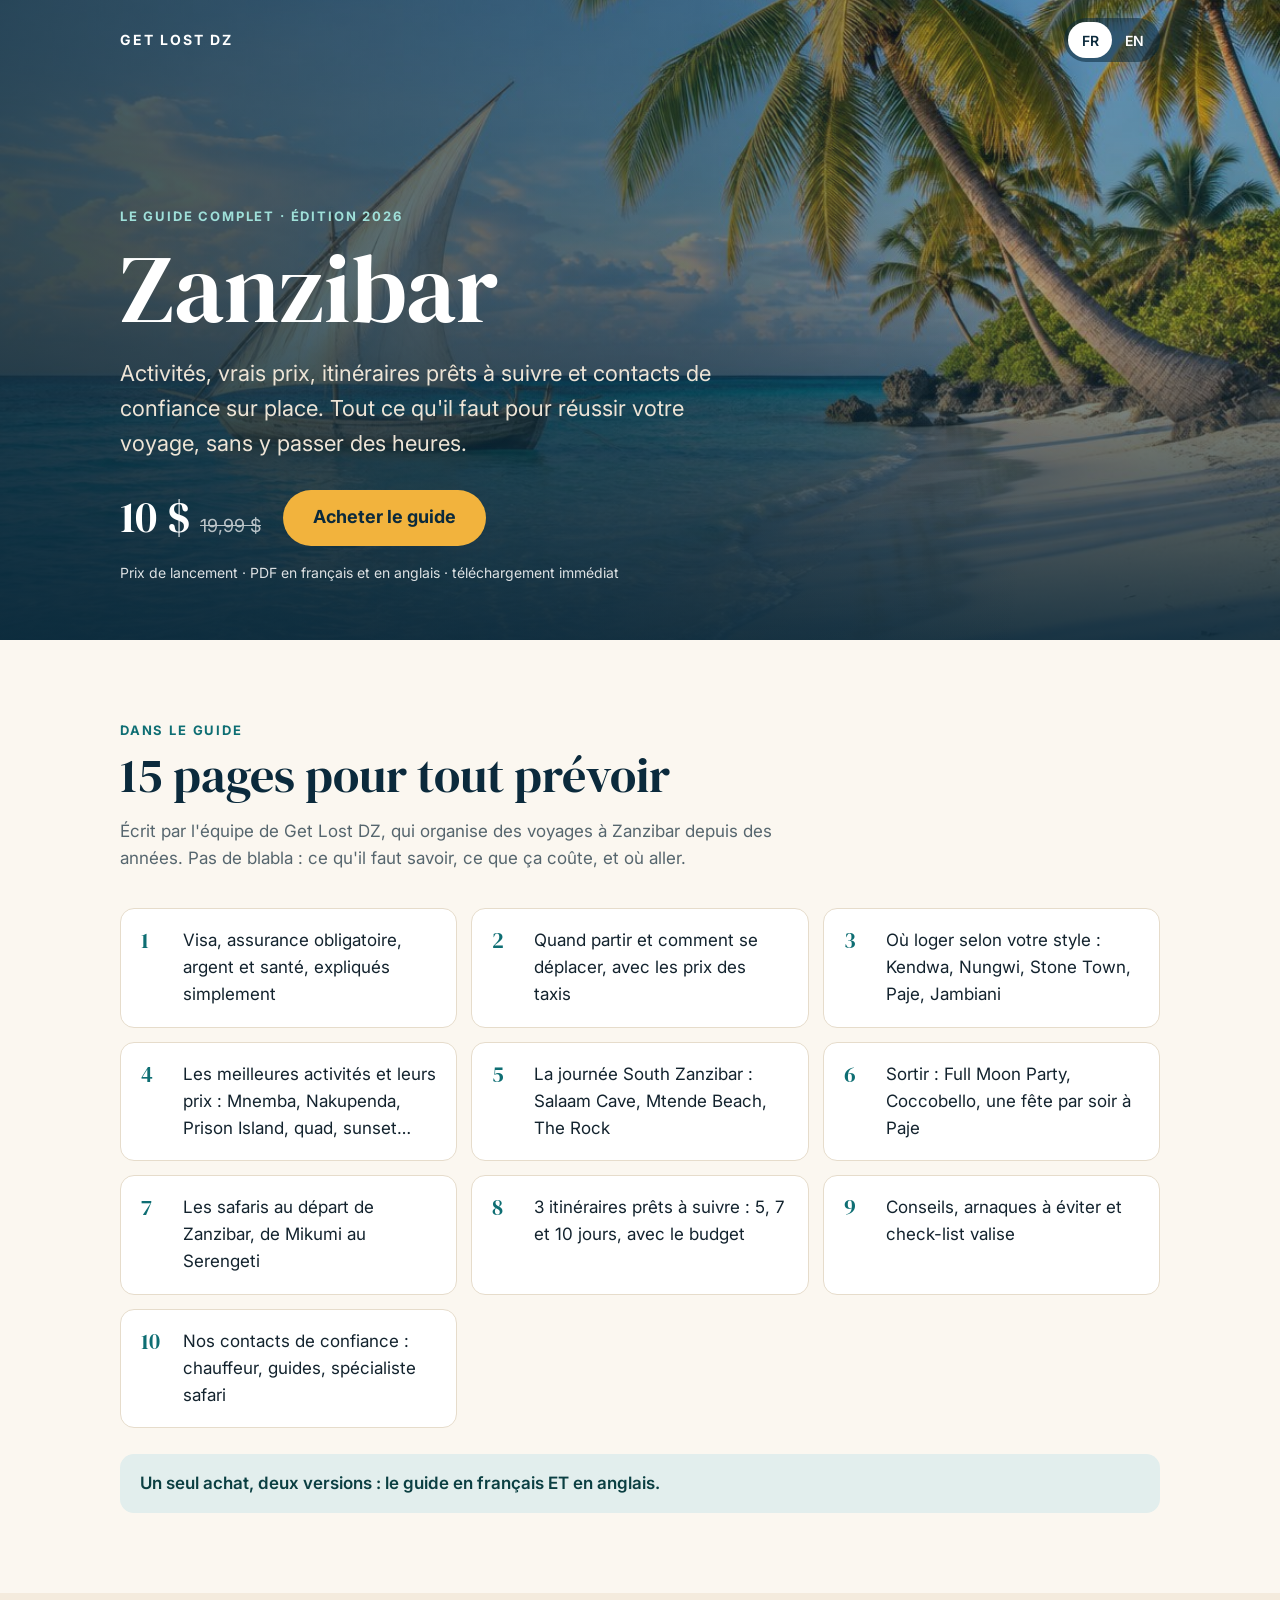
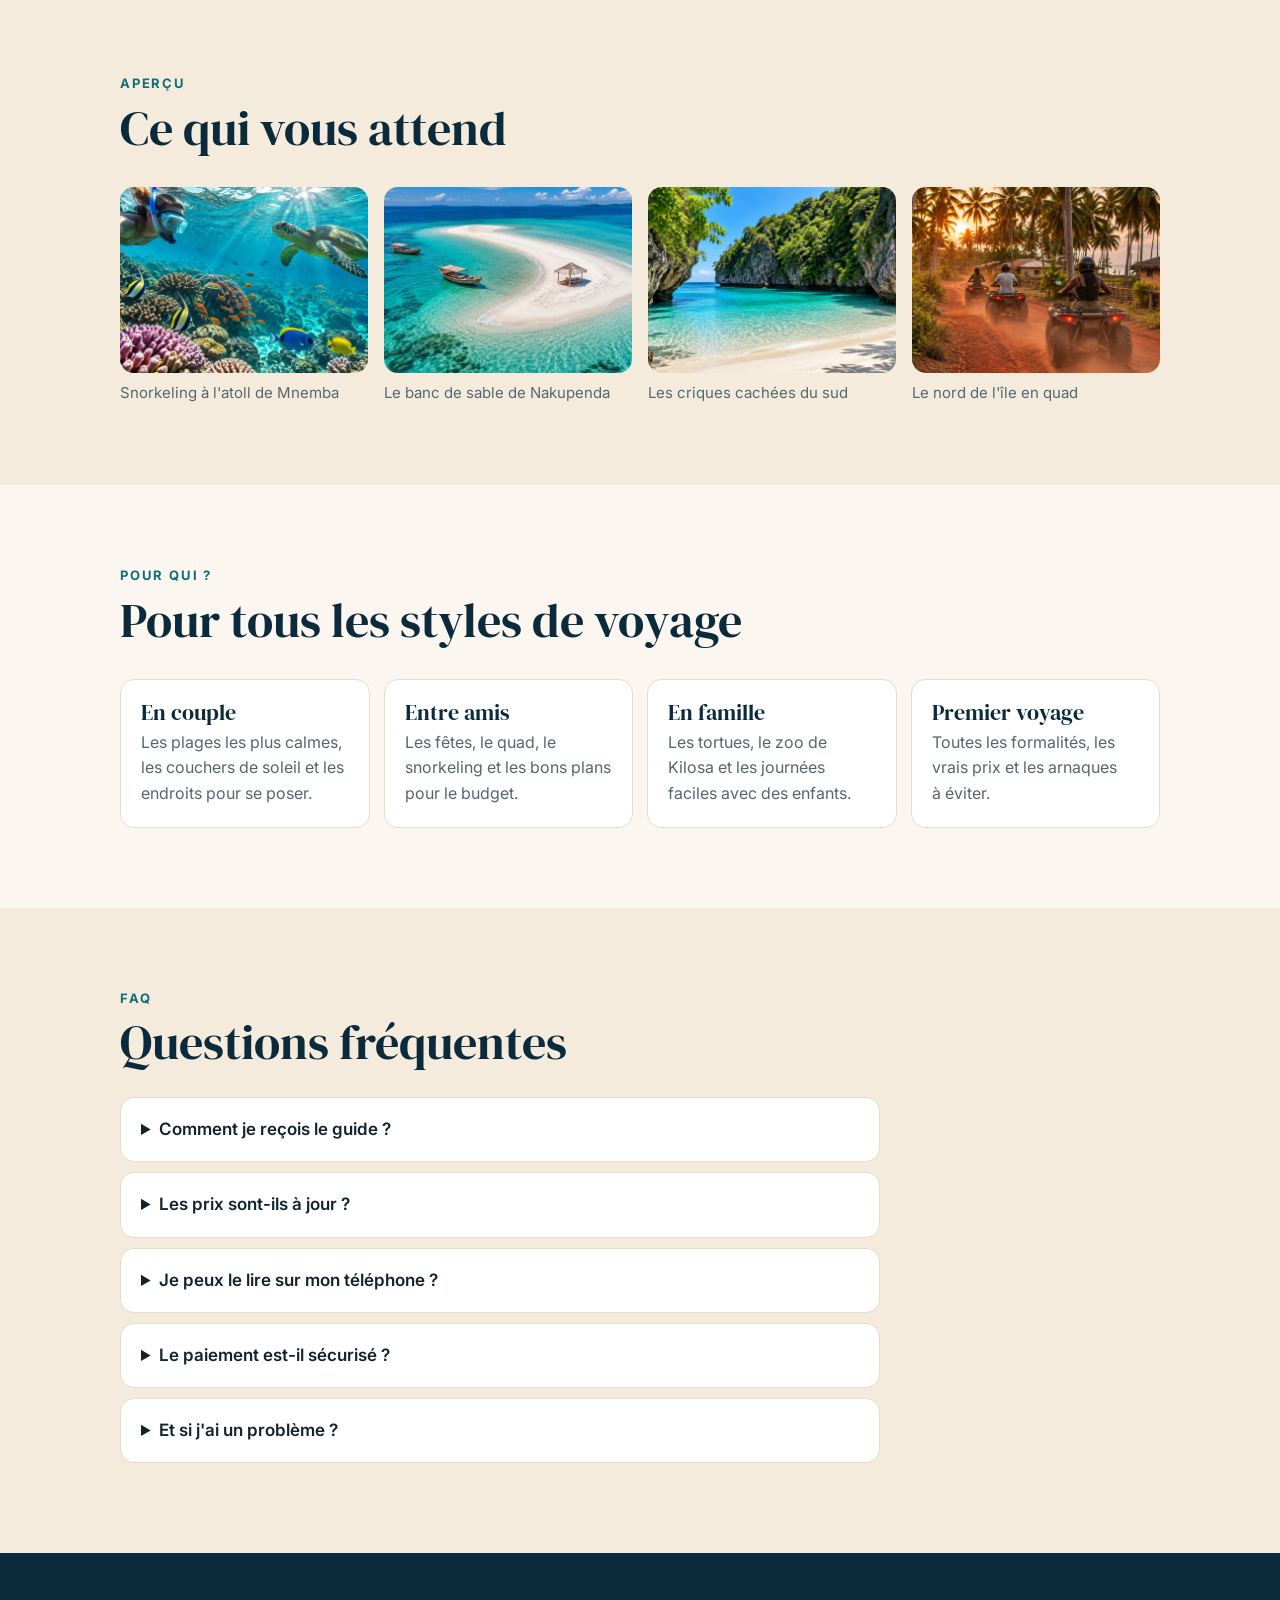
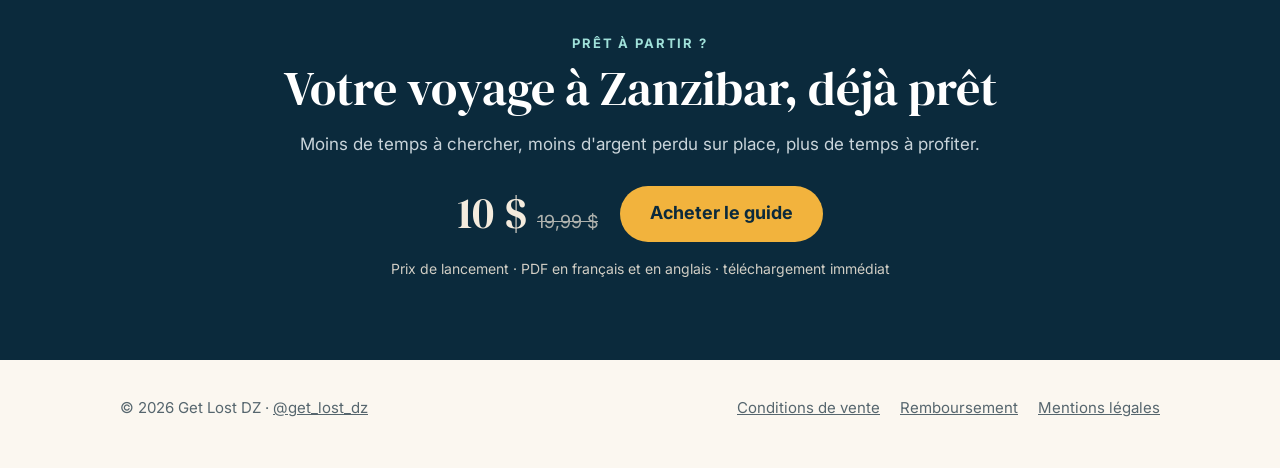
<file: index.html>
<!doctype html>
<html lang="fr" data-lang="fr">
<head>
<meta charset="utf-8">
<meta name="viewport" content="width=device-width, initial-scale=1">
<title>Zanzibar : le guide complet 2026 · Get Lost DZ</title>
<meta name="description" content="Le guide complet de Zanzibar : activités et vrais prix, où loger, fêtes, safaris, itinéraires de 5, 7 et 10 jours et contacts de confiance. PDF en français et en anglais.">
<meta property="og:title" content="Zanzibar : le guide complet 2026">
<meta property="og:description" content="Activités, vrais prix, itinéraires prêts à suivre et contacts de confiance sur place.">
<meta property="og:image" content="assets/cover.jpg">
<link rel="preconnect" href="https://fonts.googleapis.com">
<link rel="preconnect" href="https://fonts.gstatic.com" crossorigin>
<link href="https://fonts.googleapis.com/css2?family=DM+Serif+Display&family=Inter:wght@400;600;700&display=swap" rel="stylesheet">
<link rel="stylesheet" href="styles.css">
<script src="script.js" defer></script>
</head>
<body>

<header class="topbar">
  <div class="wrap">
    <a class="brand" href="https://www.instagram.com/get_lost_dz/">GET LOST DZ</a>
    <div class="lang-switch" role="group" aria-label="Langue / Language">
      <button type="button" data-set-lang="fr" aria-pressed="true">FR</button>
      <button type="button" data-set-lang="en" aria-pressed="false">EN</button>
    </div>
  </div>
</header>

<main>

  <!-- ===== HERO + BOUTON D'ACHAT 1 ===== -->
  <section class="hero">
    <img class="hero-img" src="assets/cover.jpg" alt="">
    <div class="wrap">
      <p class="kicker"><span lang="fr">Le guide complet · Édition 2026</span><span lang="en">The complete guide · 2026 edition</span></p>
      <h1>Zanzibar</h1>
      <p class="lead">
        <span lang="fr">Activités, vrais prix, itinéraires prêts à suivre et contacts de confiance sur place. Tout ce qu'il faut pour réussir votre voyage, sans y passer des heures.</span>
        <span lang="en">Activities, real prices, ready-to-follow itineraries and trusted local contacts. Everything you need for a great trip, without spending hours planning.</span>
      </p>
      <div class="buy-block">
        <div class="price"><span class="now">10 $</span><span class="was">19,99 $</span></div>
        <a class="buy is-disabled" aria-disabled="true" data-buy="top">
          <span class="buy-ready" hidden><span lang="fr">Acheter le guide</span><span lang="en">Buy the guide</span></span>
          <span class="buy-soon"><span lang="fr">Bientôt disponible</span><span lang="en">Coming soon</span></span>
        </a>
        <p class="price-note">
          <span lang="fr">Prix de lancement · PDF en français et en anglais · téléchargement immédiat</span>
          <span lang="en">Launch price · PDF in French and English · instant download</span>
        </p>
      </div>
    </div>
  </section>

  <!-- ===== CONTENU DU GUIDE ===== -->
  <section class="block">
    <div class="wrap">
      <p class="kicker"><span lang="fr">Dans le guide</span><span lang="en">Inside the guide</span></p>
      <h2><span lang="fr">15 pages pour tout prévoir</span><span lang="en">15 pages to plan everything</span></h2>
      <p class="intro">
        <span lang="fr">Écrit par l'équipe de Get Lost DZ, qui organise des voyages à Zanzibar depuis des années. Pas de blabla : ce qu'il faut savoir, ce que ça coûte, et où aller.</span>
        <span lang="en">Written by the Get Lost DZ team, who have been organising Zanzibar trips for years. No filler: what to know, what it costs, and where to go.</span>
      </p>
      <ul class="inside">
        <li><span class="num">1</span><span><span lang="fr">Visa, assurance obligatoire, argent et santé, expliqués simplement</span><span lang="en">Visa, mandatory insurance, money and health, explained simply</span></span></li>
        <li><span class="num">2</span><span><span lang="fr">Quand partir et comment se déplacer, avec les prix des taxis</span><span lang="en">When to go and how to get around, with taxi fares</span></span></li>
        <li><span class="num">3</span><span><span lang="fr">Où loger selon votre style : Kendwa, Nungwi, Stone Town, Paje, Jambiani</span><span lang="en">Where to stay for your style: Kendwa, Nungwi, Stone Town, Paje, Jambiani</span></span></li>
        <li><span class="num">4</span><span><span lang="fr">Les meilleures activités et leurs prix : Mnemba, Nakupenda, Prison Island, quad, sunset…</span><span lang="en">The best activities and their prices: Mnemba, Nakupenda, Prison Island, quads, sunset…</span></span></li>
        <li><span class="num">5</span><span><span lang="fr">La journée South Zanzibar : Salaam Cave, Mtende Beach, The Rock</span><span lang="en">The South Zanzibar day: Salaam Cave, Mtende Beach, The Rock</span></span></li>
        <li><span class="num">6</span><span><span lang="fr">Sortir : Full Moon Party, Coccobello, une fête par soir à Paje</span><span lang="en">Nightlife: the Full Moon Party, Coccobello, a party every night in Paje</span></span></li>
        <li><span class="num">7</span><span><span lang="fr">Les safaris au départ de Zanzibar, de Mikumi au Serengeti</span><span lang="en">Safaris from Zanzibar, from Mikumi to the Serengeti</span></span></li>
        <li><span class="num">8</span><span><span lang="fr">3 itinéraires prêts à suivre : 5, 7 et 10 jours, avec le budget</span><span lang="en">3 ready-to-follow itineraries: 5, 7 and 10 days, with budgets</span></span></li>
        <li><span class="num">9</span><span><span lang="fr">Conseils, arnaques à éviter et check-list valise</span><span lang="en">Tips, scams to avoid and a packing list</span></span></li>
        <li><span class="num">10</span><span><span lang="fr">Nos contacts de confiance : chauffeur, guides, spécialiste safari</span><span lang="en">Our trusted contacts: driver, guides, safari specialist</span></span></li>
      </ul>
      <p class="both-lang">
        <span lang="fr">Un seul achat, deux versions : le guide en français ET en anglais.</span>
        <span lang="en">One purchase, two versions: the guide in English AND French.</span>
      </p>
    </div>
  </section>

  <!-- ===== APERÇU ===== -->
  <section class="block preview">
    <div class="wrap">
      <p class="kicker"><span lang="fr">Aperçu</span><span lang="en">Preview</span></p>
      <h2><span lang="fr">Ce qui vous attend</span><span lang="en">What's waiting for you</span></h2>
      <div class="gallery">
        <figure>
          <img src="assets/reef.jpg" alt="" loading="lazy">
          <figcaption><span lang="fr">Snorkeling à l'atoll de Mnemba</span><span lang="en">Snorkeling at Mnemba Atoll</span></figcaption>
        </figure>
        <figure>
          <img src="assets/sandbank.jpg" alt="" loading="lazy">
          <figcaption><span lang="fr">Le banc de sable de Nakupenda</span><span lang="en">The Nakupenda sandbank</span></figcaption>
        </figure>
        <figure>
          <img src="assets/cove.jpg" alt="" loading="lazy">
          <figcaption><span lang="fr">Les criques cachées du sud</span><span lang="en">The hidden coves of the south</span></figcaption>
        </figure>
        <figure>
          <img src="assets/quad.jpg" alt="" loading="lazy">
          <figcaption><span lang="fr">Le nord de l'île en quad</span><span lang="en">The north of the island by quad</span></figcaption>
        </figure>
      </div>
    </div>
  </section>

  <!-- ===== POUR QUI ===== -->
  <section class="block">
    <div class="wrap">
      <p class="kicker"><span lang="fr">Pour qui ?</span><span lang="en">Who is it for?</span></p>
      <h2><span lang="fr">Pour tous les styles de voyage</span><span lang="en">For every travel style</span></h2>
      <div class="for-who">
        <div>
          <h3><span lang="fr">En couple</span><span lang="en">Couples</span></h3>
          <p><span lang="fr">Les plages les plus calmes, les couchers de soleil et les endroits pour se poser.</span><span lang="en">The calmest beaches, the sunsets and the places to unwind.</span></p>
        </div>
        <div>
          <h3><span lang="fr">Entre amis</span><span lang="en">With friends</span></h3>
          <p><span lang="fr">Les fêtes, le quad, le snorkeling et les bons plans pour le budget.</span><span lang="en">The parties, quads, snorkeling and budget tips.</span></p>
        </div>
        <div>
          <h3><span lang="fr">En famille</span><span lang="en">Families</span></h3>
          <p><span lang="fr">Les tortues, le zoo de Kilosa et les journées faciles avec des enfants.</span><span lang="en">The turtles, Kilosa Zoo and easy days with kids.</span></p>
        </div>
        <div>
          <h3><span lang="fr">Premier voyage</span><span lang="en">First trip</span></h3>
          <p><span lang="fr">Toutes les formalités, les vrais prix et les arnaques à éviter.</span><span lang="en">All the entry rules, real prices and scams to avoid.</span></p>
        </div>
      </div>
    </div>
  </section>

  <!-- ===== FAQ ===== -->
  <section class="block preview">
    <div class="wrap">
      <p class="kicker">FAQ</p>
      <h2><span lang="fr">Questions fréquentes</span><span lang="en">Frequently asked questions</span></h2>
      <div class="faq">
        <details>
          <summary><span lang="fr">Comment je reçois le guide ?</span><span lang="en">How do I get the guide?</span></summary>
          <p><span lang="fr">Juste après le paiement, vous téléchargez les deux PDF (français et anglais) depuis votre compte Whop. Vous recevez aussi un e-mail de confirmation.</span><span lang="en">Right after payment, you download both PDFs (English and French) from your Whop account. You also get a confirmation email.</span></p>
        </details>
        <details>
          <summary><span lang="fr">Les prix sont-ils à jour ?</span><span lang="en">Are the prices up to date?</span></summary>
          <p><span lang="fr">Ils ont été relevés en 2026. Les prix peuvent bouger sur place, mais vous saurez exactement à quoi vous attendre et quand on essaie de vous faire payer trop cher.</span><span lang="en">They were checked in 2026. Prices can move on the island, but you'll know exactly what to expect and when someone is overcharging you.</span></p>
        </details>
        <details>
          <summary><span lang="fr">Je peux le lire sur mon téléphone ?</span><span lang="en">Can I read it on my phone?</span></summary>
          <p><span lang="fr">Oui. C'est un PDF : il s'ouvre sur téléphone, tablette ou ordinateur, et vous pouvez aussi l'imprimer.</span><span lang="en">Yes. It's a PDF: it opens on a phone, tablet or computer, and you can print it too.</span></p>
        </details>
        <details>
          <summary><span lang="fr">Le paiement est-il sécurisé ?</span><span lang="en">Is payment secure?</span></summary>
          <p><span lang="fr">Oui. Le paiement se fait sur Whop, une plateforme de paiement sécurisée. Nous ne voyons jamais vos coordonnées bancaires.</span><span lang="en">Yes. Payment happens on Whop, a secure payment platform. We never see your card details.</span></p>
        </details>
        <details>
          <summary><span lang="fr">Et si j'ai un problème ?</span><span lang="en">What if I have a problem?</span></summary>
          <p><span lang="fr">Écrivez-nous sur Instagram, <a href="https://www.instagram.com/get_lost_dz/">@get_lost_dz</a>. Voir aussi notre <a href="remboursement.html">politique de remboursement</a>.</span><span lang="en">Message us on Instagram, <a href="https://www.instagram.com/get_lost_dz/">@get_lost_dz</a>. See also our <a href="remboursement.html">refund policy</a>.</span></p>
        </details>
      </div>
    </div>
  </section>

  <!-- ===== APPEL FINAL + BOUTON D'ACHAT 2 ===== -->
  <section class="block final">
    <div class="wrap">
      <p class="kicker" style="color: #9FE0D9"><span lang="fr">Prêt à partir ?</span><span lang="en">Ready to go?</span></p>
      <h2><span lang="fr">Votre voyage à Zanzibar, déjà prêt</span><span lang="en">Your Zanzibar trip, already planned</span></h2>
      <p class="intro">
        <span lang="fr">Moins de temps à chercher, moins d'argent perdu sur place, plus de temps à profiter.</span>
        <span lang="en">Less time searching, less money lost on the island, more time enjoying it.</span>
      </p>
      <div class="buy-block">
        <div class="price"><span class="now">10 $</span><span class="was">19,99 $</span></div>
        <a class="buy is-disabled" aria-disabled="true" data-buy="bottom">
          <span class="buy-ready" hidden><span lang="fr">Acheter le guide</span><span lang="en">Buy the guide</span></span>
          <span class="buy-soon"><span lang="fr">Bientôt disponible</span><span lang="en">Coming soon</span></span>
        </a>
        <p class="price-note">
          <span lang="fr">Prix de lancement · PDF en français et en anglais · téléchargement immédiat</span>
          <span lang="en">Launch price · PDF in French and English · instant download</span>
        </p>
      </div>
    </div>
  </section>

</main>

<footer>
  <div class="wrap">
    <span>© 2026 Get Lost DZ · <a href="https://www.instagram.com/get_lost_dz/">@get_lost_dz</a></span>
    <nav aria-label="Informations légales">
      <a href="cgv.html"><span lang="fr">Conditions de vente</span><span lang="en">Terms of sale</span></a>
      <a href="remboursement.html"><span lang="fr">Remboursement</span><span lang="en">Refunds</span></a>
      <a href="mentions-legales.html"><span lang="fr">Mentions légales</span><span lang="en">Legal notice</span></a>
    </nav>
  </div>
</footer>

</body>
</html>
</file>
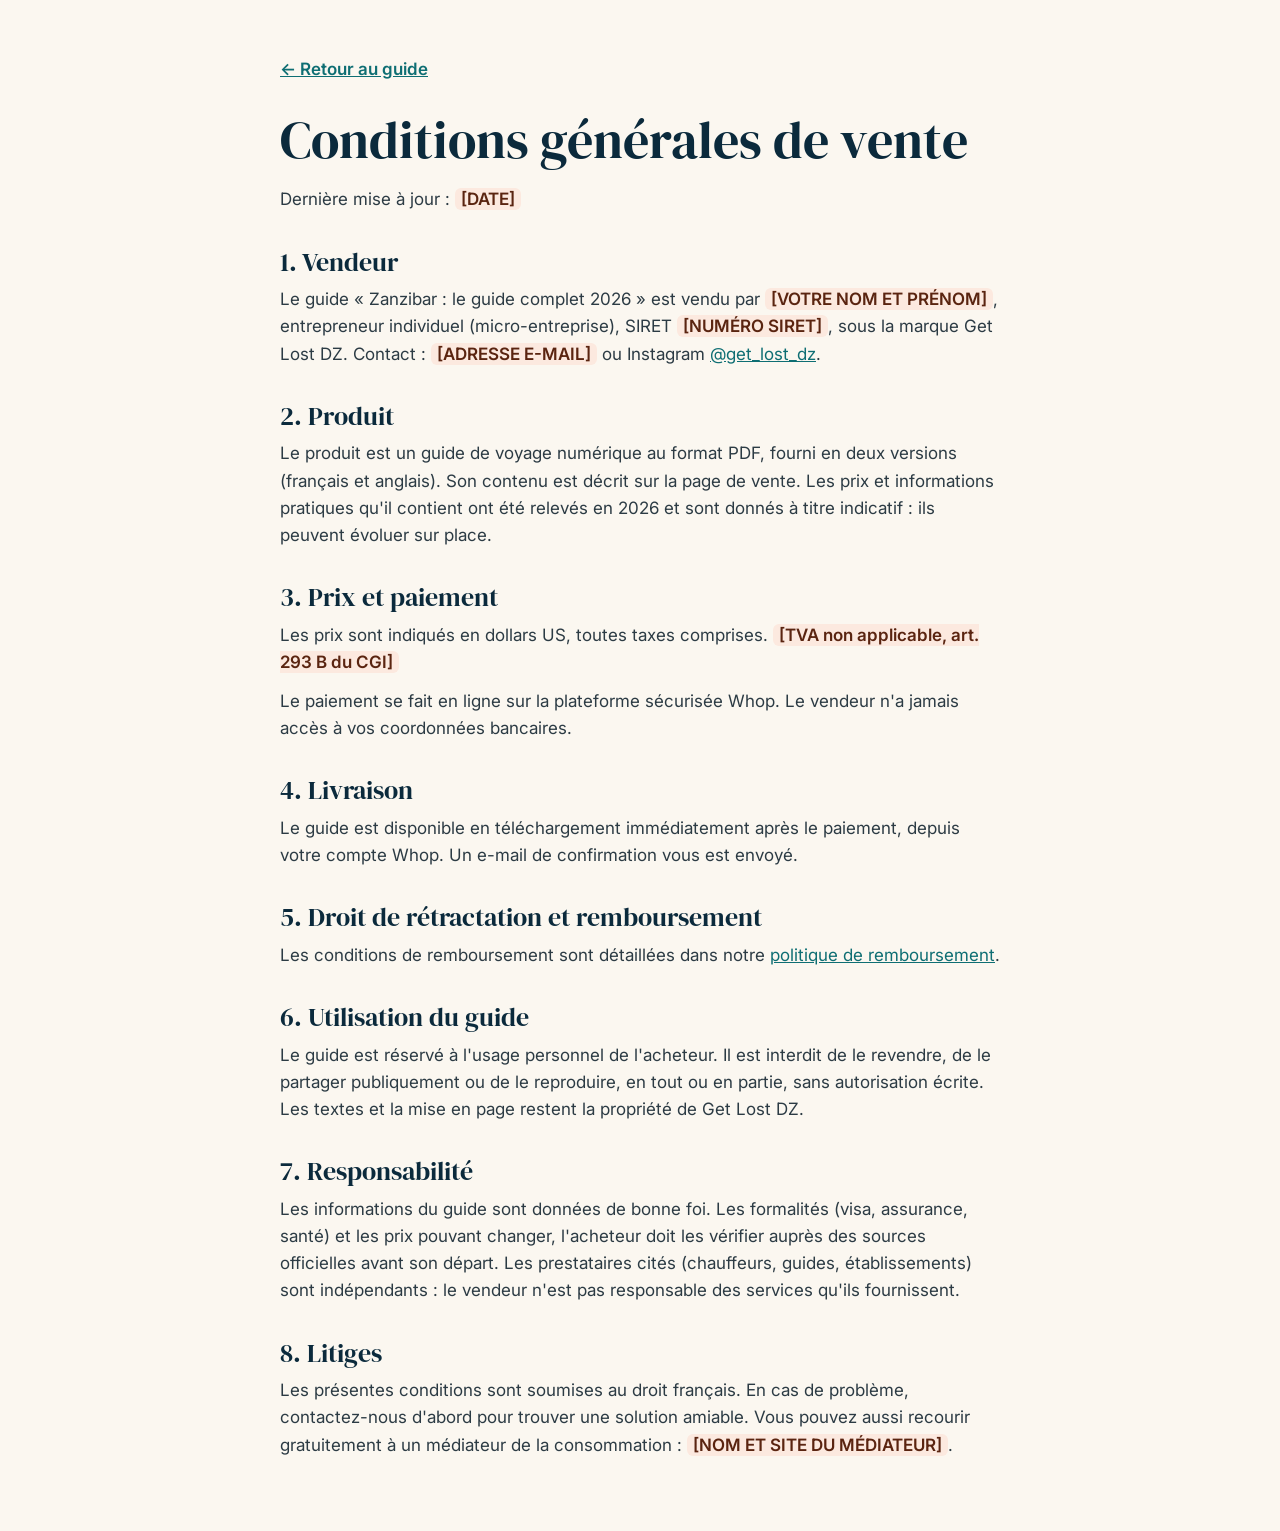
<file: cgv.html>
<!doctype html>
<html lang="fr">
<head>
<meta charset="utf-8">
<meta name="viewport" content="width=device-width, initial-scale=1">
<title>Conditions générales de vente · Zanzibar, le guide complet</title>
<link rel="preconnect" href="https://fonts.googleapis.com">
<link rel="preconnect" href="https://fonts.gstatic.com" crossorigin>
<link href="https://fonts.googleapis.com/css2?family=DM+Serif+Display&family=Inter:wght@400;600;700&display=swap" rel="stylesheet">
<link rel="stylesheet" href="styles.css">
</head>
<body>
<main class="simple">
  <a class="back" href="index.html">← Retour au guide</a>
  <h1>Conditions générales de vente</h1>
  <p>Dernière mise à jour : <span class="fill">[DATE]</span></p>

  <h2>1. Vendeur</h2>
  <p>Le guide « Zanzibar : le guide complet 2026 » est vendu par <span class="fill">[VOTRE NOM ET PRÉNOM]</span>, entrepreneur individuel (micro-entreprise), SIRET <span class="fill">[NUMÉRO SIRET]</span>, sous la marque Get Lost DZ. Contact : <span class="fill">[ADRESSE E-MAIL]</span> ou Instagram <a href="https://www.instagram.com/get_lost_dz/">@get_lost_dz</a>.</p>

  <h2>2. Produit</h2>
  <p>Le produit est un guide de voyage numérique au format PDF, fourni en deux versions (français et anglais). Son contenu est décrit sur la page de vente. Les prix et informations pratiques qu'il contient ont été relevés en 2026 et sont donnés à titre indicatif : ils peuvent évoluer sur place.</p>

  <h2>3. Prix et paiement</h2>
  <p>Les prix sont indiqués en dollars US, toutes taxes comprises. <span class="fill">[TVA non applicable, art. 293 B du CGI]</span></p>
  <p>Le paiement se fait en ligne sur la plateforme sécurisée Whop. Le vendeur n'a jamais accès à vos coordonnées bancaires.</p>

  <h2>4. Livraison</h2>
  <p>Le guide est disponible en téléchargement immédiatement après le paiement, depuis votre compte Whop. Un e-mail de confirmation vous est envoyé.</p>

  <h2>5. Droit de rétractation et remboursement</h2>
  <p>Les conditions de remboursement sont détaillées dans notre <a href="remboursement.html">politique de remboursement</a>.</p>

  <h2>6. Utilisation du guide</h2>
  <p>Le guide est réservé à l'usage personnel de l'acheteur. Il est interdit de le revendre, de le partager publiquement ou de le reproduire, en tout ou en partie, sans autorisation écrite. Les textes et la mise en page restent la propriété de Get Lost DZ.</p>

  <h2>7. Responsabilité</h2>
  <p>Les informations du guide sont données de bonne foi. Les formalités (visa, assurance, santé) et les prix pouvant changer, l'acheteur doit les vérifier auprès des sources officielles avant son départ. Les prestataires cités (chauffeurs, guides, établissements) sont indépendants : le vendeur n'est pas responsable des services qu'ils fournissent.</p>

  <h2>8. Litiges</h2>
  <p>Les présentes conditions sont soumises au droit français. En cas de problème, contactez-nous d'abord pour trouver une solution amiable. Vous pouvez aussi recourir gratuitement à un médiateur de la consommation : <span class="fill">[NOM ET SITE DU MÉDIATEUR]</span>.</p>
</main>
</body>
</html>
</file>
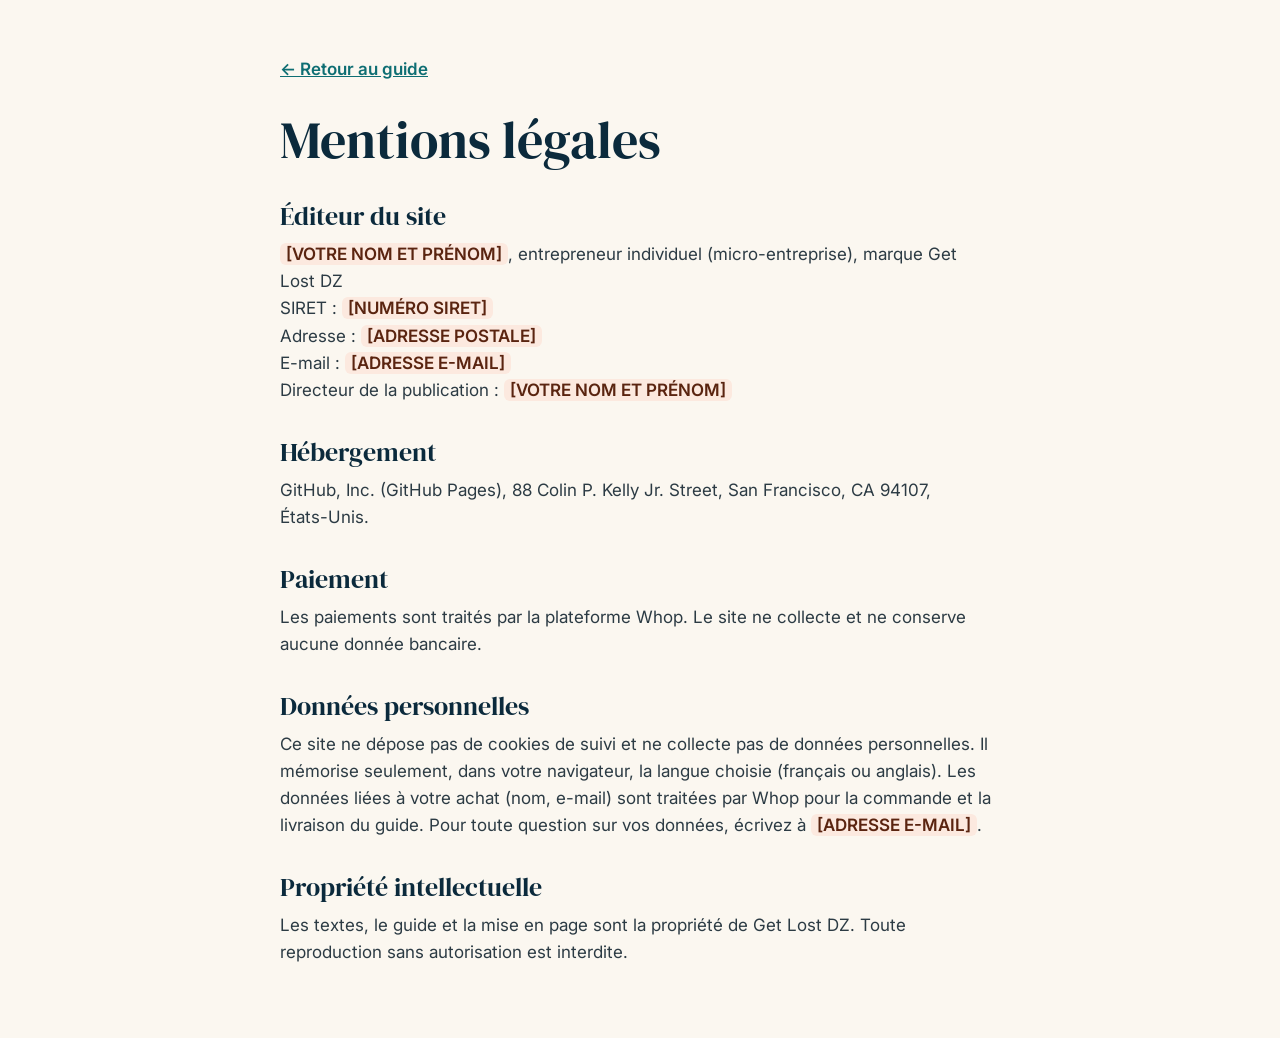
<file: mentions-legales.html>
<!doctype html>
<html lang="fr">
<head>
<meta charset="utf-8">
<meta name="viewport" content="width=device-width, initial-scale=1">
<title>Mentions légales · Zanzibar, le guide complet</title>
<link rel="preconnect" href="https://fonts.googleapis.com">
<link rel="preconnect" href="https://fonts.gstatic.com" crossorigin>
<link href="https://fonts.googleapis.com/css2?family=DM+Serif+Display&family=Inter:wght@400;600;700&display=swap" rel="stylesheet">
<link rel="stylesheet" href="styles.css">
</head>
<body>
<main class="simple">
  <a class="back" href="index.html">← Retour au guide</a>
  <h1>Mentions légales</h1>

  <h2>Éditeur du site</h2>
  <p><span class="fill">[VOTRE NOM ET PRÉNOM]</span>, entrepreneur individuel (micro-entreprise), marque Get Lost DZ<br>
  SIRET : <span class="fill">[NUMÉRO SIRET]</span><br>
  Adresse : <span class="fill">[ADRESSE POSTALE]</span><br>
  E-mail : <span class="fill">[ADRESSE E-MAIL]</span><br>
  Directeur de la publication : <span class="fill">[VOTRE NOM ET PRÉNOM]</span></p>

  <h2>Hébergement</h2>
  <p>GitHub, Inc. (GitHub Pages), 88 Colin P. Kelly Jr. Street, San Francisco, CA 94107, États-Unis.</p>

  <h2>Paiement</h2>
  <p>Les paiements sont traités par la plateforme Whop. Le site ne collecte et ne conserve aucune donnée bancaire.</p>

  <h2>Données personnelles</h2>
  <p>Ce site ne dépose pas de cookies de suivi et ne collecte pas de données personnelles. Il mémorise seulement, dans votre navigateur, la langue choisie (français ou anglais). Les données liées à votre achat (nom, e-mail) sont traitées par Whop pour la commande et la livraison du guide. Pour toute question sur vos données, écrivez à <span class="fill">[ADRESSE E-MAIL]</span>.</p>

  <h2>Propriété intellectuelle</h2>
  <p>Les textes, le guide et la mise en page sont la propriété de Get Lost DZ. Toute reproduction sans autorisation est interdite.</p>
</main>
</body>
</html>
</file>
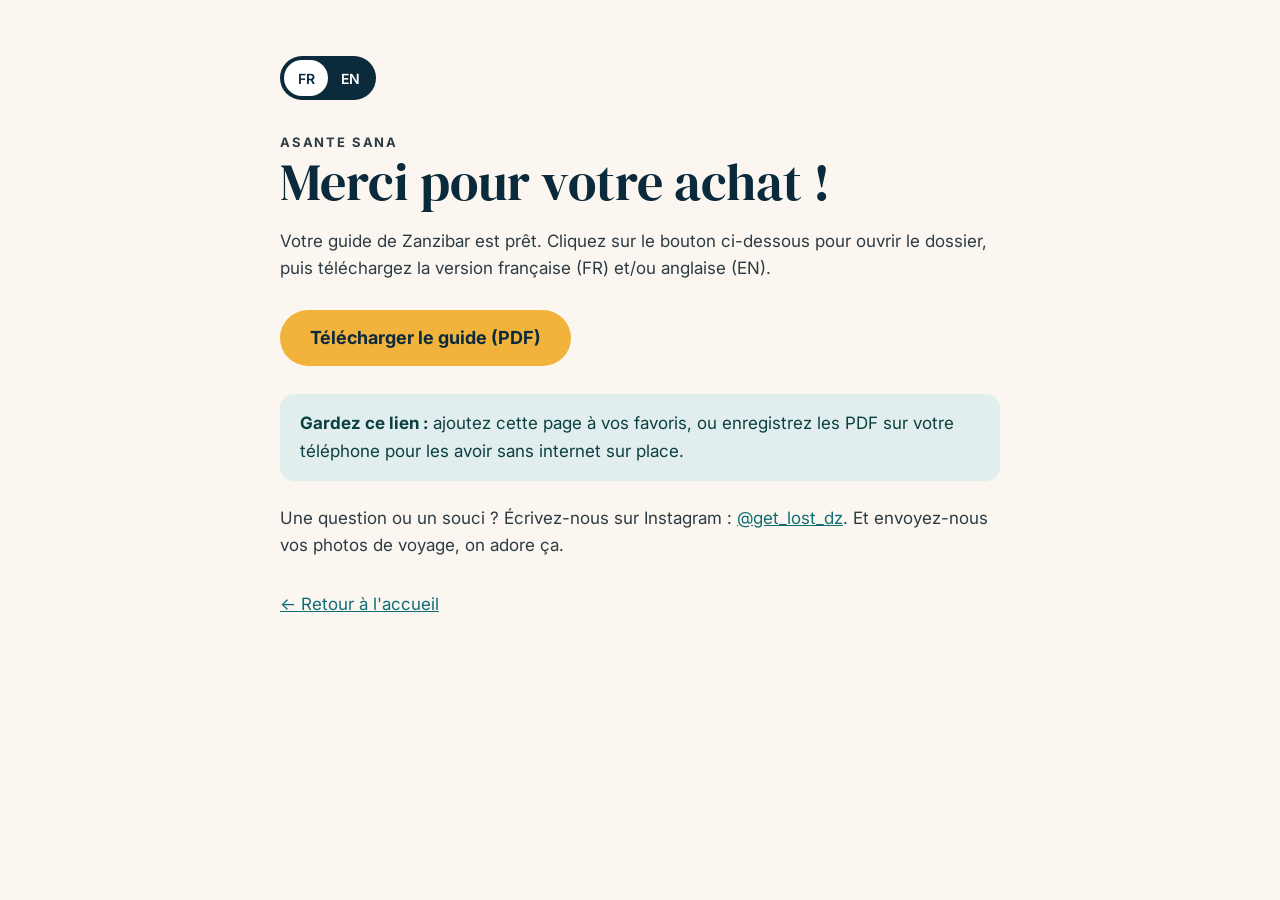
<file: merci.html>
<!doctype html>
<html lang="fr" data-lang="fr">
<head>
<meta charset="utf-8">
<meta name="viewport" content="width=device-width, initial-scale=1">
<title>Merci ! · Zanzibar, le guide complet</title>
<meta name="robots" content="noindex">
<link rel="preconnect" href="https://fonts.googleapis.com">
<link rel="preconnect" href="https://fonts.gstatic.com" crossorigin>
<link href="https://fonts.googleapis.com/css2?family=DM+Serif+Display&family=Inter:wght@400;600;700&display=swap" rel="stylesheet">
<link rel="stylesheet" href="styles.css">
<script src="script.js" defer></script>
</head>
<body>
<main class="simple">
  <div class="lang-switch" role="group" aria-label="Langue / Language" style="background: var(--navy); width: max-content; margin-bottom: 32px">
    <button type="button" data-set-lang="fr" aria-pressed="true">FR</button>
    <button type="button" data-set-lang="en" aria-pressed="false">EN</button>
  </div>

  <p class="kicker">Asante sana</p>
  <h1><span lang="fr">Merci pour votre achat !</span><span lang="en">Thank you for your purchase!</span></h1>

  <p>
    <span lang="fr">Votre guide de Zanzibar est prêt. Cliquez sur le bouton ci-dessous pour ouvrir le dossier, puis téléchargez la version française (FR) et/ou anglaise (EN).</span>
    <span lang="en">Your Zanzibar guide is ready. Click the button below to open the folder, then download the English (EN) and/or French (FR) version.</span>
  </p>

  <p style="margin: 28px 0">
    <a class="buy" href="https://drive.google.com/drive/folders/193MFcpG2J5OfWb5Clvi0JL6OlXAbzqs8?usp=drive_link" target="_blank" rel="noopener">
      <span lang="fr">Télécharger le guide (PDF)</span><span lang="en">Download the guide (PDF)</span>
    </a>
  </p>

  <div class="note">
    <span lang="fr"><b>Gardez ce lien :</b> ajoutez cette page à vos favoris, ou enregistrez les PDF sur votre téléphone pour les avoir sans internet sur place.</span>
    <span lang="en"><b>Keep this link:</b> bookmark this page, or save the PDFs to your phone so you have them offline on the island.</span>
  </div>

  <p>
    <span lang="fr">Une question ou un souci ? Écrivez-nous sur Instagram : <a href="https://www.instagram.com/get_lost_dz/">@get_lost_dz</a>. Et envoyez-nous vos photos de voyage, on adore ça.</span>
    <span lang="en">A question or a problem? Message us on Instagram: <a href="https://www.instagram.com/get_lost_dz/">@get_lost_dz</a>. And send us your trip photos, we love them.</span>
  </p>

  <p style="margin-top: 32px"><a href="index.html"><span lang="fr">← Retour à l'accueil</span><span lang="en">← Back to home</span></a></p>
</main>
</body>
</html>
</file>
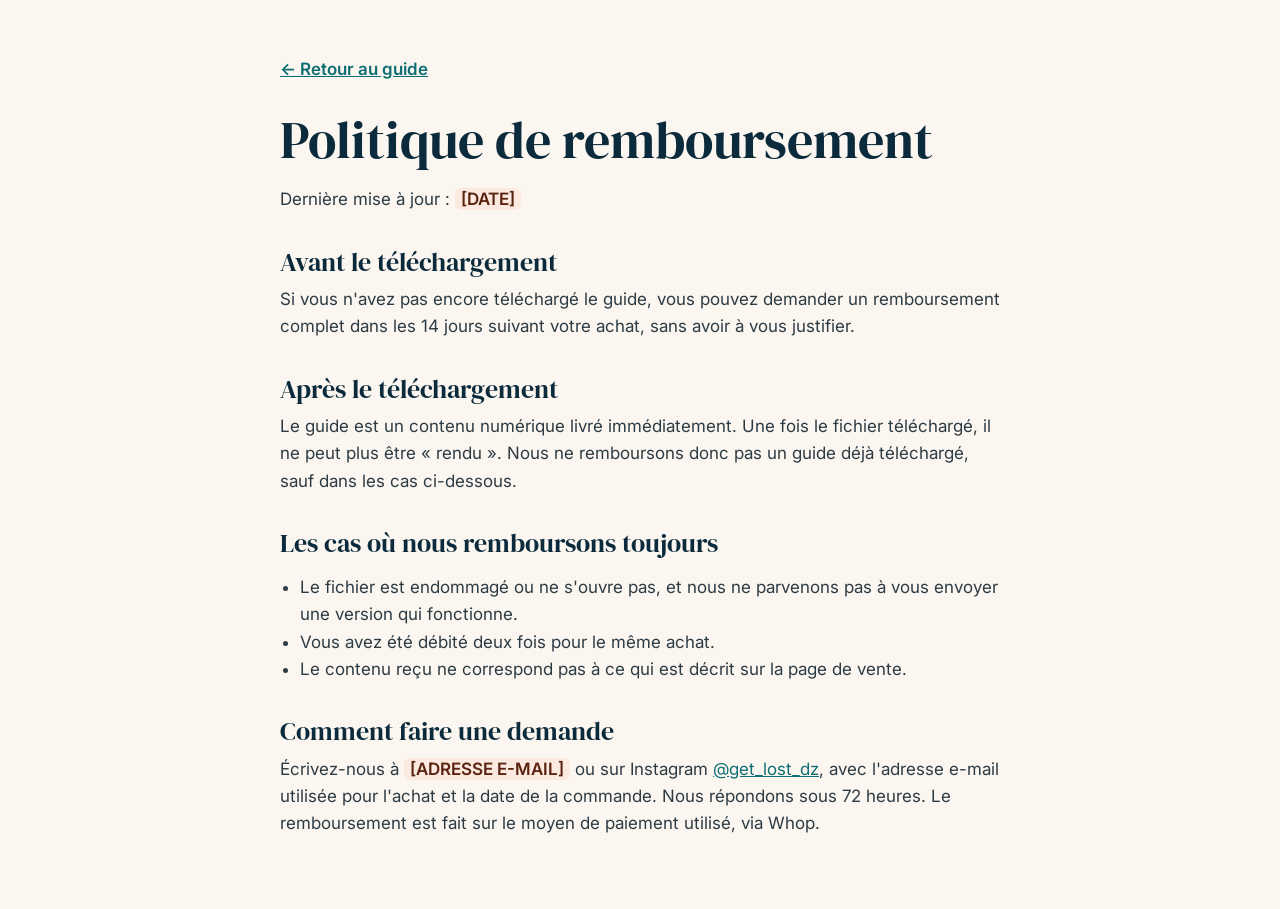
<file: remboursement.html>
<!doctype html>
<html lang="fr">
<head>
<meta charset="utf-8">
<meta name="viewport" content="width=device-width, initial-scale=1">
<title>Politique de remboursement · Zanzibar, le guide complet</title>
<link rel="preconnect" href="https://fonts.googleapis.com">
<link rel="preconnect" href="https://fonts.gstatic.com" crossorigin>
<link href="https://fonts.googleapis.com/css2?family=DM+Serif+Display&family=Inter:wght@400;600;700&display=swap" rel="stylesheet">
<link rel="stylesheet" href="styles.css">
</head>
<body>
<main class="simple">
  <a class="back" href="index.html">← Retour au guide</a>
  <h1>Politique de remboursement</h1>
  <p>Dernière mise à jour : <span class="fill">[DATE]</span></p>

  <h2>Avant le téléchargement</h2>
  <p>Si vous n'avez pas encore téléchargé le guide, vous pouvez demander un remboursement complet dans les 14 jours suivant votre achat, sans avoir à vous justifier.</p>

  <h2>Après le téléchargement</h2>
  <p>Le guide est un contenu numérique livré immédiatement. Une fois le fichier téléchargé, il ne peut plus être « rendu ». Nous ne remboursons donc pas un guide déjà téléchargé, sauf dans les cas ci-dessous.</p>

  <h2>Les cas où nous remboursons toujours</h2>
  <ul>
    <li>Le fichier est endommagé ou ne s'ouvre pas, et nous ne parvenons pas à vous envoyer une version qui fonctionne.</li>
    <li>Vous avez été débité deux fois pour le même achat.</li>
    <li>Le contenu reçu ne correspond pas à ce qui est décrit sur la page de vente.</li>
  </ul>

  <h2>Comment faire une demande</h2>
  <p>Écrivez-nous à <span class="fill">[ADRESSE E-MAIL]</span> ou sur Instagram <a href="https://www.instagram.com/get_lost_dz/">@get_lost_dz</a>, avec l'adresse e-mail utilisée pour l'achat et la date de la commande. Nous répondons sous 72 heures. Le remboursement est fait sur le moyen de paiement utilisé, via Whop.</p>
</main>
</body>
</html>
</file>
<file: styles.css>
:root {
  --navy: #0B2A3C;
  --teal: #0E6E73;
  --teal-light: #E2EEED;
  --cream: #FBF7F0;
  --sand: #F4EBDD;
  --line: #E6DCCB;
  --ink: #13232E;
  --muted: #56666E;
  --coral: #FCE9DF;
  --serif: "DM Serif Display", Georgia, serif;
  --sans: "Inter", system-ui, -apple-system, sans-serif;
}

* { box-sizing: border-box; }

html { scroll-behavior: smooth; }

body {
  margin: 0;
  background: var(--cream);
  color: var(--ink);
  font-family: var(--sans);
  font-size: 17px;
  line-height: 1.6;
}

img { max-width: 100%; display: block; }

a { color: var(--teal); }
a:hover { color: var(--navy); }

/* Langues : on n'affiche que la langue active */
html[data-lang="fr"] [lang="en"]:not(html),
html[data-lang="en"] [lang="fr"]:not(html) { display: none !important; }

h1, h2, h3 {
  font-family: var(--serif);
  font-weight: 400;
  line-height: 1.1;
  margin: 0;
  color: var(--navy);
  text-wrap: balance;
}

p { margin: 0; text-wrap: pretty; }

.wrap { max-width: 1080px; margin: 0 auto; padding: 0 20px; }

.kicker {
  font-size: 13px;
  font-weight: 700;
  letter-spacing: 0.14em;
  text-transform: uppercase;
  color: var(--teal);
}

/* ---------- Barre du haut ---------- */
.topbar {
  position: absolute;
  top: 0; left: 0; right: 0;
  z-index: 10;
}
.topbar .wrap {
  display: flex;
  justify-content: space-between;
  align-items: center;
  padding-top: 18px;
  padding-bottom: 18px;
}
.brand {
  color: #fff;
  font-weight: 700;
  letter-spacing: 0.14em;
  font-size: 14px;
  text-decoration: none;
}
.lang-switch {
  display: flex;
  background: rgba(11, 42, 60, 0.55);
  border-radius: 999px;
  padding: 4px;
}
.lang-switch button {
  border: 0;
  background: transparent;
  color: #fff;
  font: 600 14px var(--sans);
  min-width: 44px;
  min-height: 36px;
  border-radius: 999px;
  cursor: pointer;
}
.lang-switch button[aria-pressed="true"] { background: #fff; color: var(--navy); }

/* ---------- Hero ---------- */
.hero {
  position: relative;
  min-height: 640px;
  display: flex;
  align-items: flex-end;
  color: #fff;
  background: var(--navy);
}
.hero-img {
  position: absolute;
  inset: 0;
  width: 100%;
  height: 100%;
  object-fit: cover;
}
.hero::after {
  content: "";
  position: absolute;
  inset: 0;
  background:
    linear-gradient(90deg, rgba(11,42,60,0.72) 0%, rgba(11,42,60,0.35) 55%, rgba(11,42,60,0) 80%),
    linear-gradient(180deg, rgba(11,42,60,0.25) 0%, rgba(11,42,60,0.35) 45%, rgba(11,42,60,0.92) 100%);
}
.hero .wrap {
  position: relative;
  z-index: 1;
  padding-top: 120px;
  padding-bottom: 56px;
  width: 100%;
}
.hero .kicker { color: #9FE0D9; }
.hero h1 {
  color: #fff;
  font-size: clamp(48px, 9vw, 96px);
  margin: 10px 0 14px;
}
.hero .lead {
  font-size: clamp(18px, 2.4vw, 22px);
  max-width: 620px;
  color: #EDE4D6;
}

/* ---------- Bloc d'achat ---------- */
.buy-block {
  margin-top: 28px;
  display: flex;
  flex-wrap: wrap;
  align-items: center;
  gap: 16px 22px;
}
.price { display: flex; align-items: baseline; gap: 10px; }
.price .now { font-family: var(--serif); font-size: 44px; line-height: 1; }
.price .was { text-decoration: line-through; opacity: 0.7; font-size: 18px; }
.price-note { font-size: 14px; opacity: 0.85; width: 100%; }

.buy {
  display: inline-flex;
  align-items: center;
  justify-content: center;
  min-height: 56px;
  padding: 0 30px;
  border-radius: 999px;
  background: #F2B33D;
  color: var(--navy);
  font-weight: 700;
  font-size: 18px;
  text-decoration: none;
  transition: transform 0.15s ease, background 0.15s ease;
}
.buy:hover { background: #F7C462; color: var(--navy); transform: translateY(-1px); }
.buy:focus-visible { outline: 3px solid #fff; outline-offset: 3px; }
.buy.is-disabled {
  background: #C9C2B6;
  color: #3C4A52;
  cursor: not-allowed;
  transform: none;
}

/* ---------- Sections ---------- */
section.block { padding: 80px 0; }
.block h2 { font-size: clamp(34px, 5vw, 48px); margin: 8px 0 16px; }
.block .intro { max-width: 680px; color: var(--muted); }

.inside {
  margin-top: 36px;
  display: grid;
  grid-template-columns: repeat(auto-fit, minmax(260px, 1fr));
  gap: 14px;
}
.inside li {
  list-style: none;
  background: #fff;
  border: 1px solid var(--line);
  border-radius: 14px;
  padding: 18px 20px;
  display: flex;
  gap: 14px;
  align-items: flex-start;
}
.inside { padding: 0; }
.inside .num {
  flex: none;
  font-family: var(--serif);
  font-size: 22px;
  color: var(--teal);
  line-height: 1.2;
  min-width: 28px;
}

.both-lang {
  margin-top: 26px;
  background: var(--teal-light);
  color: #0B3F42;
  border-radius: 14px;
  padding: 16px 20px;
  font-weight: 600;
}

/* Aperçu */
.preview { background: var(--sand); }
.gallery {
  margin-top: 32px;
  display: grid;
  grid-template-columns: repeat(auto-fit, minmax(240px, 1fr));
  gap: 16px;
}
.gallery figure { margin: 0; }
.gallery img {
  width: 100%;
  aspect-ratio: 4 / 3;
  object-fit: cover;
  border-radius: 14px;
}
.gallery figcaption { margin-top: 8px; font-size: 15px; color: var(--muted); }

/* Pour qui */
.for-who {
  margin-top: 32px;
  display: grid;
  grid-template-columns: repeat(auto-fit, minmax(220px, 1fr));
  gap: 14px;
}
.for-who div {
  background: #fff;
  border: 1px solid var(--line);
  border-radius: 14px;
  padding: 20px;
}
.for-who h3 { font-size: 22px; margin-bottom: 6px; }
.for-who p { color: var(--muted); font-size: 16px; }

/* FAQ */
.faq { margin-top: 28px; max-width: 760px; }
.faq details {
  background: #fff;
  border: 1px solid var(--line);
  border-radius: 14px;
  padding: 0 20px;
  margin-bottom: 10px;
}
.faq summary {
  cursor: pointer;
  font-weight: 600;
  padding: 18px 0;
  min-height: 44px;
}
.faq details p { padding-bottom: 18px; color: var(--muted); }

/* Appel final */
.final {
  background: var(--navy);
  color: #F4EBDD;
  text-align: center;
}
.final h2 { color: #fff; }
.final .intro { color: #C9D4DA; margin: 0 auto; }
.final .buy-block { justify-content: center; }
.final .price-note { text-align: center; }

/* Pied de page */
footer {
  padding: 36px 0 48px;
  font-size: 15px;
  color: var(--muted);
}
footer .wrap {
  display: flex;
  flex-wrap: wrap;
  justify-content: space-between;
  gap: 16px;
}
footer nav { display: flex; flex-wrap: wrap; gap: 8px 20px; }
footer a { color: var(--muted); }

/* ---------- Pages simples (merci, légal) ---------- */
.simple {
  max-width: 760px;
  margin: 0 auto;
  padding: 56px 20px 72px;
}
.simple .back { display: inline-block; margin-bottom: 28px; font-weight: 600; }
.simple h1 { font-size: clamp(36px, 6vw, 52px); margin-bottom: 18px; }
.simple h2 { font-size: 26px; margin: 34px 0 10px; }
.simple p, .simple li { color: #2C3B44; }
.simple p + p { margin-top: 12px; }
.simple ul { padding-left: 20px; }
.fill {
  background: var(--coral);
  color: #5A2410;
  padding: 1px 6px;
  border-radius: 6px;
  font-weight: 600;
}
.note {
  background: var(--teal-light);
  color: #0B3F42;
  border-radius: 14px;
  padding: 16px 20px;
  margin: 24px 0;
}

@media (max-width: 600px) {
  body { font-size: 16px; }
  .hero { min-height: 600px; }
  .hero .wrap { padding-bottom: 40px; }
  section.block { padding: 60px 0; }
  .buy { width: 100%; }
}
</file>
